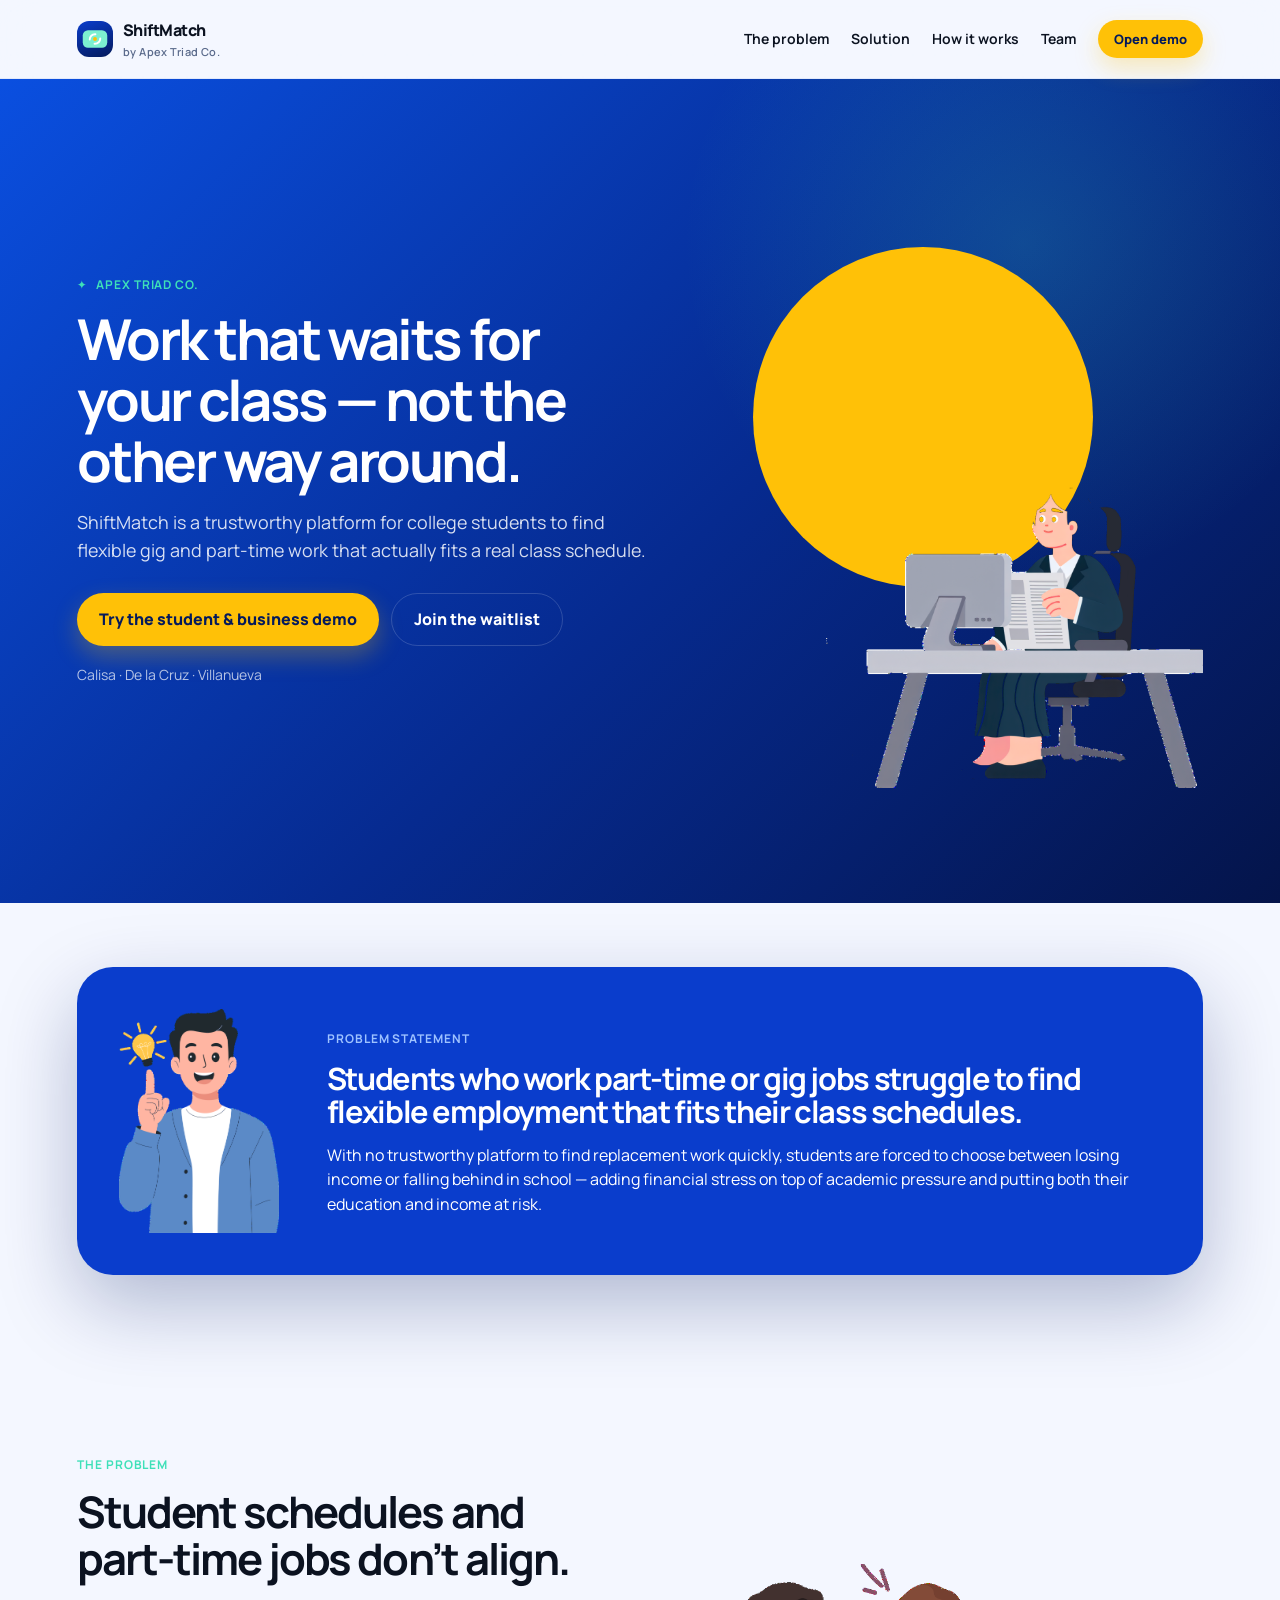
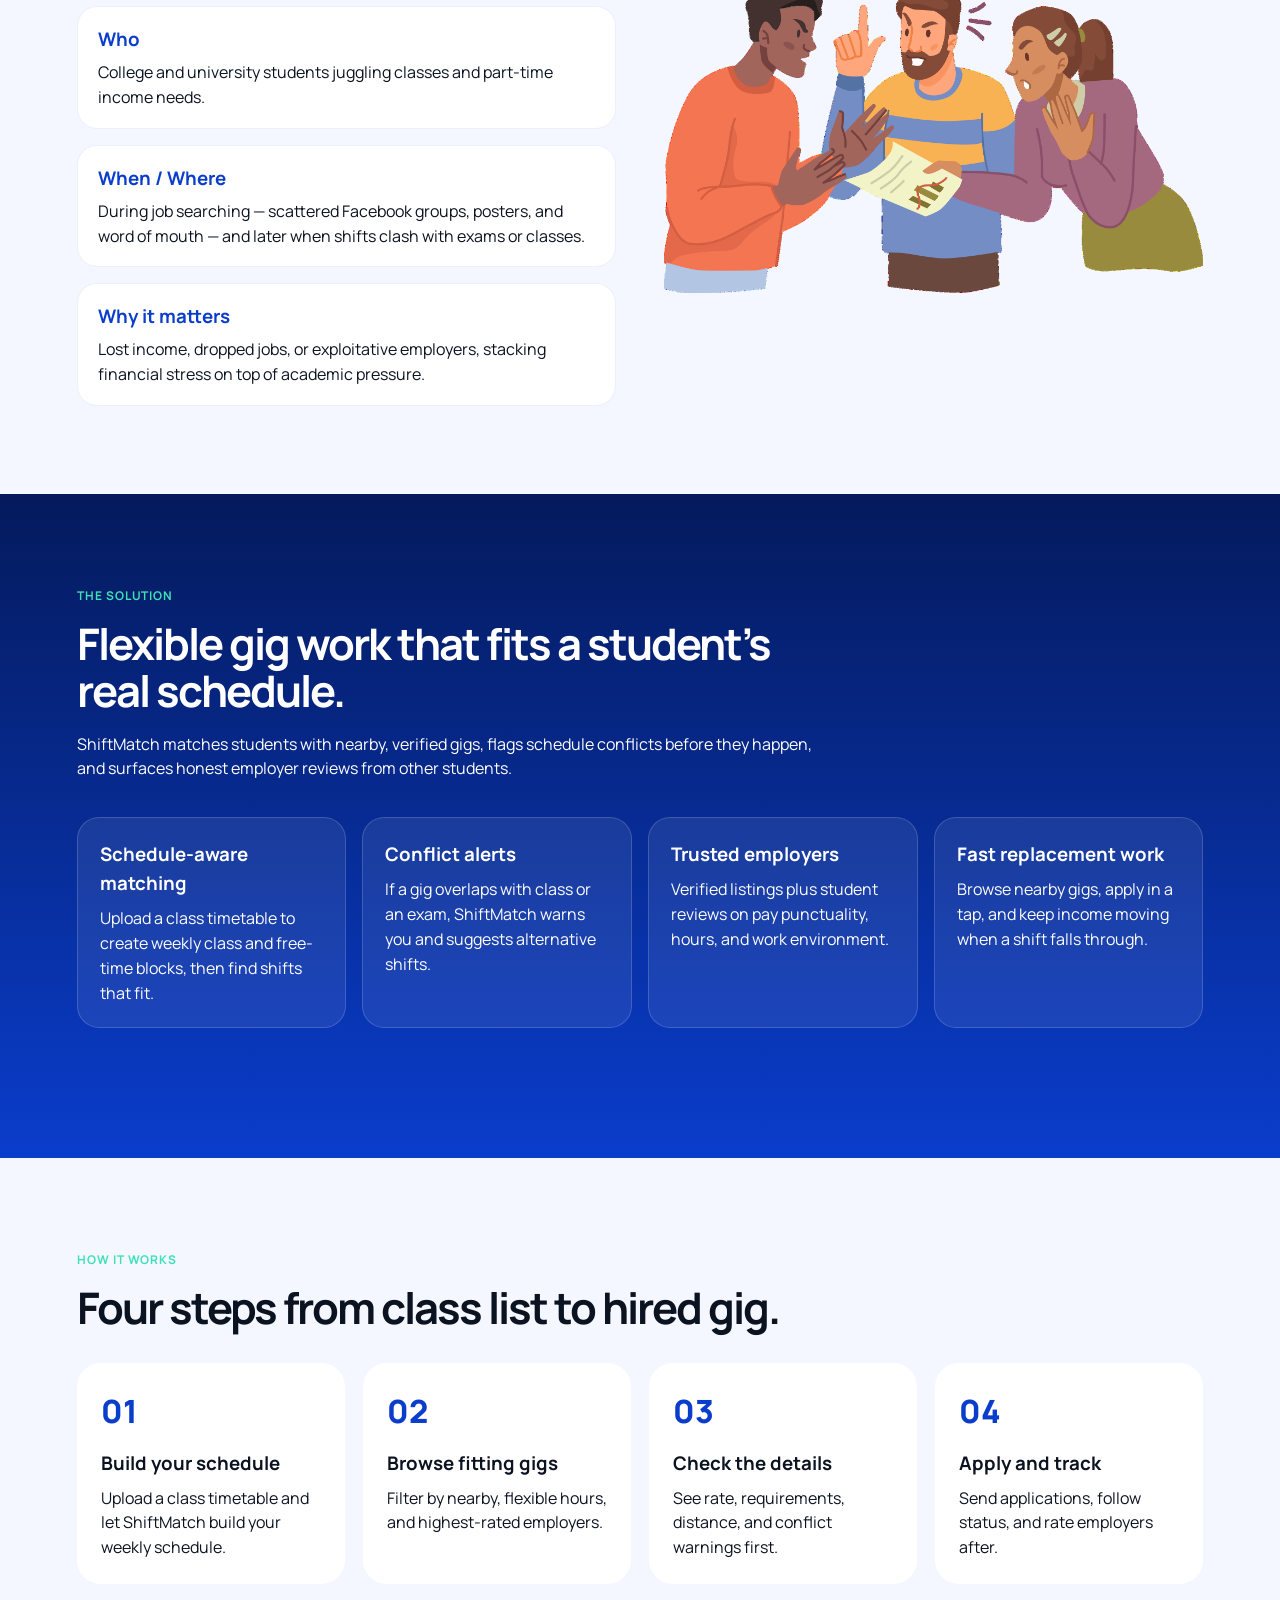
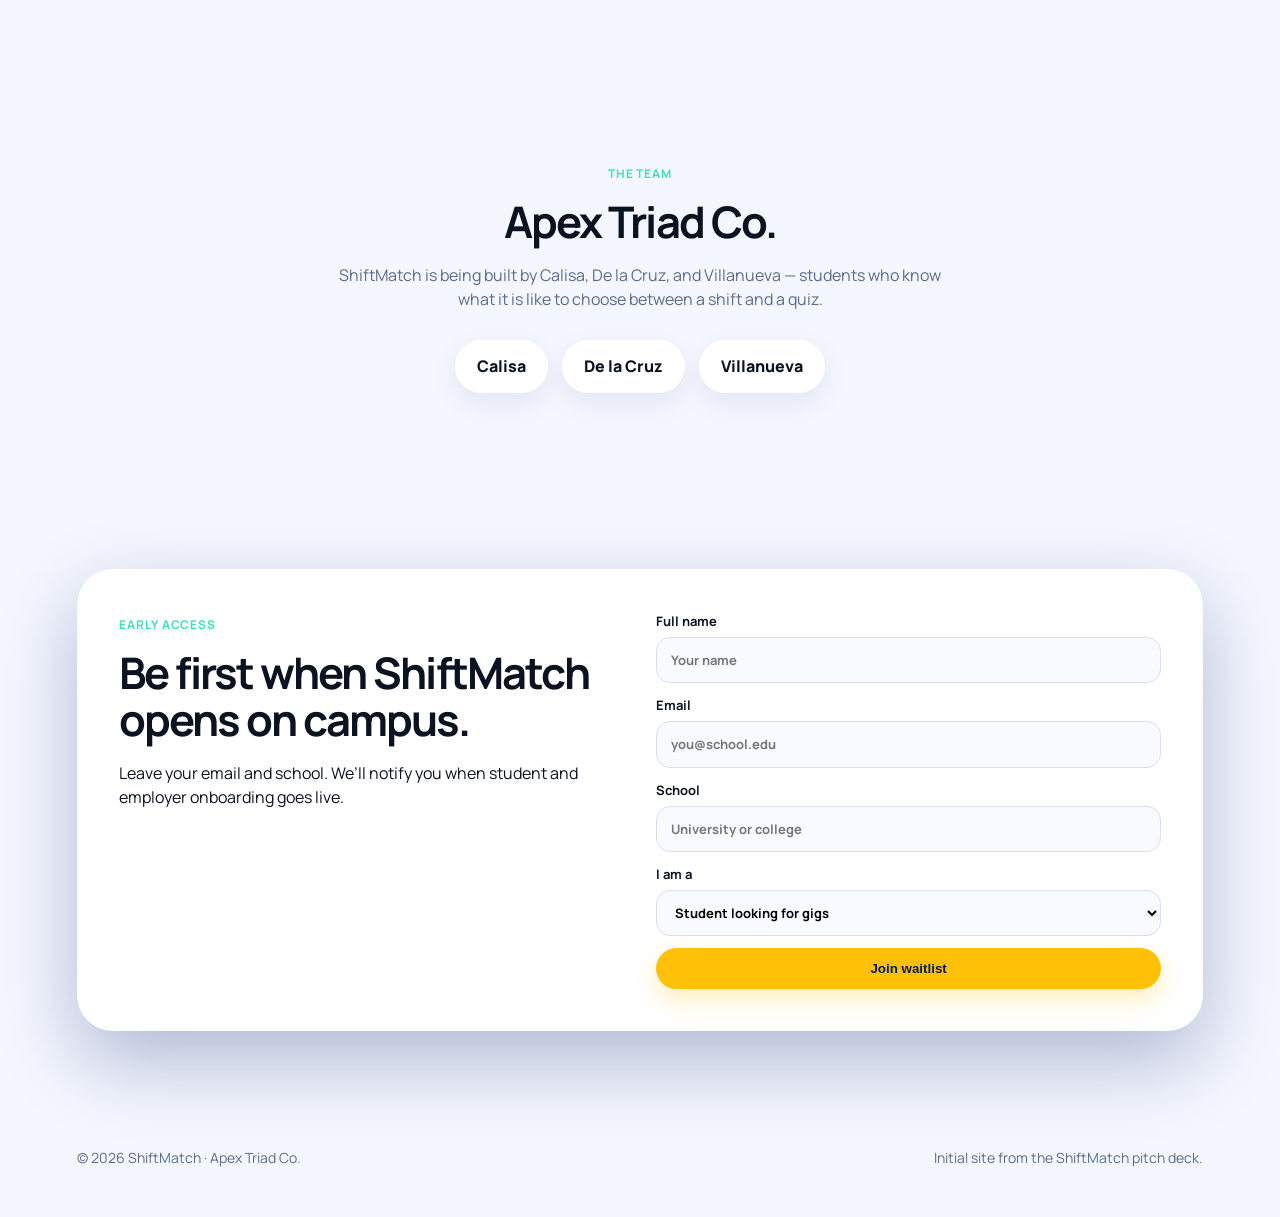
<file: index.html>
<!DOCTYPE html>
<html lang="en">
  <head>
    <meta charset="UTF-8" />
    <meta name="viewport" content="width=device-width, initial-scale=1.0" />
    <title>ShiftMatch — Flexible gigs that fit student schedules</title>
    <meta
      name="description"
      content="ShiftMatch helps college students find trustworthy part-time and gig work that fits around classes — without choosing between income and school."
    />
    <link rel="preconnect" href="https://fonts.googleapis.com" />
    <link rel="preconnect" href="https://fonts.gstatic.com" crossorigin />
    <link
      href="https://fonts.googleapis.com/css2?family=Manrope:wght@400;500;600;700;800&display=swap"
      rel="stylesheet"
    />
    <link rel="stylesheet" href="css/styles.css" />
  </head>
  <body>
    <div class="bg-grid" aria-hidden="true"></div>
    <header class="nav">
      <a class="brand" href="#top">
        <span class="logo" aria-hidden="true">
          <svg viewBox="0 0 32 32" width="28" height="28">
            <rect x="2" y="6" width="28" height="20" rx="6" fill="currentColor" />
            <path
              d="M10 16.5a6 6 0 0 1 6-6h.5M22 15.5a6 6 0 0 1-6 6H15.5"
              stroke="#fff"
              stroke-width="2.2"
              fill="none"
              stroke-linecap="round"
            />
            <circle cx="16" cy="16" r="2.2" fill="#ffc107" />
          </svg>
        </span>
        <span>
          ShiftMatch
          <small>by Apex Triad Co.</small>
        </span>
      </a>
      <nav class="nav-links" id="navLinks">
        <a href="#problem">The problem</a>
        <a href="#solution">Solution</a>
        <a href="#how">How it works</a>
        <a href="#team">Team</a>
        <a class="btn btn-small" href="app.html">Open demo</a>
      </nav>
      <button class="menu-btn" id="menuBtn" aria-label="Open menu">
        <span></span><span></span><span></span>
      </button>
    </header>

    <main id="top">
      <section class="hero">
        <div class="hero-copy">
          <p class="eyebrow">
            <span class="spark">✦</span> Apex Triad Co.
          </p>
          <h1>Work that waits for your class — not the other way around.</h1>
          <p class="lede">
            ShiftMatch is a trustworthy platform for college students to find
            flexible gig and part-time work that actually fits a real class
            schedule.
          </p>
          <div class="hero-actions">
            <a class="btn" href="app.html">Try the student &amp; business demo</a>
            <a class="btn btn-ghost" href="#waitlist">Join the waitlist</a>
          </div>
          <p class="founders">Calisa · De la Cruz · Villanueva</p>
        </div>
        <div class="hero-art">
          <div class="yellow-orb" aria-hidden="true"></div>
          <img
            class="desk-art"
            src="assets/employer.png"
            alt=""
            aria-hidden="true"
          />
        </div>
      </section>

      <section class="statement" id="problem">
        <div class="statement-card">
          <img src="assets/idea.png" alt="" class="idea-art" />
          <div>
            <p class="eyebrow light">Problem statement</p>
            <h2>
              Students who work part-time or gig jobs struggle to find flexible
              employment that fits their class schedules.
            </h2>
            <p>
              With no trustworthy platform to find replacement work quickly,
              students are forced to choose between losing income or falling
              behind in school — adding financial stress on top of academic
              pressure and putting both their education and income at risk.
            </p>
          </div>
        </div>
      </section>

      <section class="split">
        <div>
          <p class="eyebrow">The problem</p>
          <h2>Student schedules and part-time jobs don’t align.</h2>
          <div class="pins">
            <article>
              <h3>Who</h3>
              <p>
                College and university students juggling classes and part-time
                income needs.
              </p>
            </article>
            <article>
              <h3>When / Where</h3>
              <p>
                During job searching — scattered Facebook groups, posters, and
                word of mouth — and later when shifts clash with exams or
                classes.
              </p>
            </article>
            <article>
              <h3>Why it matters</h3>
              <p>
                Lost income, dropped jobs, or exploitative employers, stacking
                financial stress on top of academic pressure.
              </p>
            </article>
          </div>
        </div>
        <img
          class="conflict-art"
          src="assets/conflict.png"
          alt="Illustration of a scheduling conflict between students and an employer"
        />
      </section>

      <section class="solution" id="solution">
        <div class="solution-head">
          <p class="eyebrow">The solution</p>
          <h2>Flexible gig work that fits a student’s real schedule.</h2>
          <p>
            ShiftMatch matches students with nearby, verified gigs, flags
            schedule conflicts before they happen, and surfaces honest
            employer reviews from other students.
          </p>
        </div>
        <div class="feature-grid">
          <article>
            <h3>Schedule-aware matching</h3>
            <p>
              Upload a class timetable to create weekly class and free-time
              blocks, then find shifts that fit.
            </p>
          </article>
          <article>
            <h3>Conflict alerts</h3>
            <p>
              If a gig overlaps with class or an exam, ShiftMatch warns you
              and suggests alternative shifts.
            </p>
          </article>
          <article>
            <h3>Trusted employers</h3>
            <p>
              Verified listings plus student reviews on pay punctuality, hours,
              and work environment.
            </p>
          </article>
          <article>
            <h3>Fast replacement work</h3>
            <p>
              Browse nearby gigs, apply in a tap, and keep income moving when a
              shift falls through.
            </p>
          </article>
        </div>
      </section>

      <section class="how" id="how">
        <p class="eyebrow">How it works</p>
        <h2>Four steps from class list to hired gig.</h2>
        <ol class="steps">
          <li>
            <span>01</span>
            <h3>Build your schedule</h3>
            <p>Upload a class timetable and let ShiftMatch build your weekly schedule.</p>
          </li>
          <li>
            <span>02</span>
            <h3>Browse fitting gigs</h3>
            <p>Filter by nearby, flexible hours, and highest-rated employers.</p>
          </li>
          <li>
            <span>03</span>
            <h3>Check the details</h3>
            <p>See rate, requirements, distance, and conflict warnings first.</p>
          </li>
          <li>
            <span>04</span>
            <h3>Apply and track</h3>
            <p>Send applications, follow status, and rate employers after.</p>
          </li>
        </ol>
      </section>

      <section class="team" id="team">
        <p class="eyebrow">The team</p>
        <h2>Apex Triad Co.</h2>
        <p class="team-lead">
          ShiftMatch is being built by Calisa, De la Cruz, and Villanueva —
          students who know what it is like to choose between a shift and a
          quiz.
        </p>
        <ul class="names">
          <li>Calisa</li>
          <li>De la Cruz</li>
          <li>Villanueva</li>
        </ul>
      </section>

      <section class="waitlist" id="waitlist">
        <div class="waitlist-card">
          <div>
            <p class="eyebrow">Early access</p>
            <h2>Be first when ShiftMatch opens on campus.</h2>
            <p>
              Leave your email and school. We’ll notify you when student and
              employer onboarding goes live.
            </p>
          </div>
          <form id="waitlistForm">
            <label>
              Full name
              <input type="text" name="name" required placeholder="Your name" />
            </label>
            <label>
              Email
              <input type="email" name="email" required placeholder="you@school.edu" />
            </label>
            <label>
              School
              <input type="text" name="school" required placeholder="University or college" />
            </label>
            <label>
              I am a
              <select name="role" required>
                <option value="student">Student looking for gigs</option>
                <option value="employer">Employer hiring students</option>
              </select>
            </label>
            <button class="btn" type="submit">Join waitlist</button>
            <p class="form-note" id="formNote" hidden></p>
          </form>
        </div>
      </section>
    </main>

    <footer class="footer">
      <p>© 2026 ShiftMatch · Apex Triad Co.</p>
      <p>Initial site from the ShiftMatch pitch deck.</p>
    </footer>
    <script src="js/main.js"></script>
  </body>
</html>
</file>
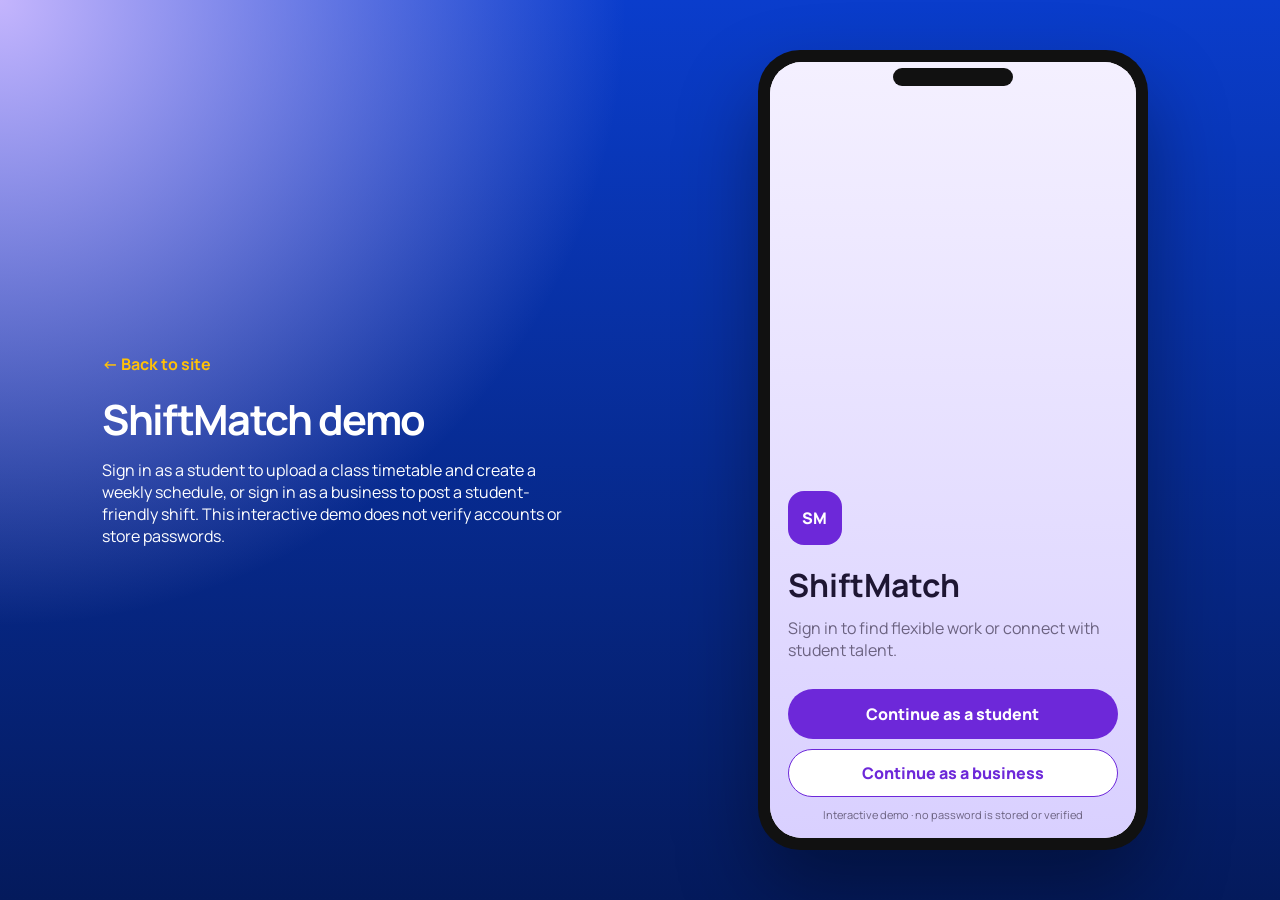
<file: app.html>
<!DOCTYPE html>
<html lang="en">
  <head>
    <meta charset="UTF-8" />
    <meta name="viewport" content="width=device-width, initial-scale=1.0" />
    <title>ShiftMatch Student & Business Demo</title>
    <link rel="preconnect" href="https://fonts.googleapis.com" />
    <link rel="preconnect" href="https://fonts.gstatic.com" crossorigin />
    <link
      href="https://fonts.googleapis.com/css2?family=Manrope:wght@400;500;600;700;800&display=swap"
      rel="stylesheet"
    />
    <link rel="stylesheet" href="css/app.css" />
  </head>
  <body>
    <div class="stage">
      <aside class="stage-copy">
        <a class="back" href="index.html">← Back to site</a>
        <h1>ShiftMatch demo</h1>
        <p>
        Sign in as a student to upload a class timetable and create a weekly
        schedule, or sign in as a business to post a student-friendly shift.
        This interactive demo does not verify accounts or store passwords.
        </p>
      </aside>
      <div class="phone">
        <div class="notch"></div>
        <div id="screen" class="screen"></div>
      </div>
    </div>
    <script src="js/app.js"></script>
  </body>
</html>
</file>
<file: css/styles.css>
:root {
  --blue: #0a3dcc;
  --blue-deep: #062a8f;
  --navy: #041a5c;
  --ink: #0b1220;
  --gold: #ffc107;
  --mint: #3ee0b8;
  --paper: #f4f7ff;
  --white: #ffffff;
  --muted: #5b6b8c;
  --line: rgba(255, 255, 255, 0.16);
  --shadow: 0 30px 80px rgba(4, 26, 92, 0.28);
  --radius: 28px;
}

* {
  box-sizing: border-box;
  margin: 0;
  padding: 0;
}

html {
  scroll-behavior: smooth;
}

body {
  font-family: Manrope, system-ui, sans-serif;
  color: var(--ink);
  background: var(--paper);
  line-height: 1.55;
}

img {
  max-width: 100%;
  display: block;
}

a {
  color: inherit;
  text-decoration: none;
}

.bg-grid {
  position: fixed;
  inset: 0;
  pointer-events: none;
  background-image: radial-gradient(rgba(10, 61, 204, 0.06) 1px, transparent 1px);
  background-size: 22px 22px;
  z-index: 0;
}

.nav,
main,
.footer {
  position: relative;
  z-index: 1;
}

.nav {
  display: flex;
  align-items: center;
  justify-content: space-between;
  padding: 18px 6vw;
  position: sticky;
  top: 0;
  backdrop-filter: blur(16px);
  background: rgba(244, 247, 255, 0.84);
  border-bottom: 1px solid rgba(10, 61, 204, 0.08);
  z-index: 10;
}

.brand {
  display: flex;
  align-items: center;
  gap: 10px;
  font-weight: 800;
  letter-spacing: -0.03em;
}

.brand small {
  display: block;
  font-size: 11px;
  font-weight: 600;
  color: var(--muted);
  letter-spacing: 0.04em;
}

.logo {
  width: 36px;
  height: 36px;
  border-radius: 12px;
  background: linear-gradient(160deg, var(--blue), var(--navy));
  color: #7cf0d0;
  display: grid;
  place-items: center;
}

.nav-links {
  display: flex;
  align-items: center;
  gap: 22px;
  font-weight: 650;
  font-size: 14px;
}

.menu-btn {
  display: none;
  width: 42px;
  height: 42px;
  border: 0;
  background: var(--white);
  border-radius: 12px;
  flex-direction: column;
  justify-content: center;
  gap: 5px;
  padding: 10px;
}

.menu-btn span {
  height: 2px;
  background: var(--navy);
  display: block;
}

.btn {
  display: inline-flex;
  align-items: center;
  justify-content: center;
  background: var(--gold);
  color: var(--navy);
  font-weight: 800;
  border: 0;
  border-radius: 999px;
  padding: 13px 22px;
  cursor: pointer;
  box-shadow: 0 10px 24px rgba(255, 193, 7, 0.28);
}

.btn-small {
  padding: 9px 16px;
  font-size: 13px;
}

.btn-ghost {
  background: transparent;
  color: var(--white);
  border: 1px solid var(--line);
  box-shadow: none;
}

.hero {
  min-height: calc(100vh - 76px);
  display: grid;
  grid-template-columns: 1.05fr 0.95fr;
  gap: 24px;
  padding: 36px 6vw 56px;
  background:
    radial-gradient(circle at 80% 20%, rgba(62, 224, 184, 0.18), transparent 28%),
    linear-gradient(135deg, #0a4fe0 0%, #062a8f 55%, #04144a 100%);
  color: var(--white);
  overflow: hidden;
}

.hero-copy {
  display: flex;
  flex-direction: column;
  justify-content: center;
  max-width: 640px;
}

.eyebrow {
  display: inline-flex;
  align-items: center;
  gap: 8px;
  font-weight: 700;
  letter-spacing: 0.08em;
  text-transform: uppercase;
  font-size: 12px;
  color: var(--mint);
  margin-bottom: 14px;
}

.eyebrow.light {
  color: #9ec2ff;
}

.spark {
  color: var(--mint);
}

h1,
h2 {
  letter-spacing: -0.045em;
  line-height: 1.08;
}

h1 {
  font-size: clamp(2.4rem, 4.4vw, 4.4rem);
  margin-bottom: 18px;
}

.lede {
  font-size: 1.12rem;
  color: rgba(255, 255, 255, 0.84);
  max-width: 52ch;
}

.hero-actions {
  display: flex;
  gap: 12px;
  flex-wrap: wrap;
  margin: 28px 0 18px;
}

.founders {
  color: rgba(255, 255, 255, 0.7);
  font-size: 14px;
}

.hero-art {
  position: relative;
  min-height: 520px;
}

.yellow-orb {
  position: absolute;
  width: 340px;
  height: 340px;
  border-radius: 50%;
  background: var(--gold);
  left: 14%;
  top: 18%;
}

.desk-art {
  position: absolute;
  width: 72%;
  right: 0;
  bottom: 8%;
  z-index: 3;
}

.statement,
.split,
.solution,
.how,
.team,
.waitlist {
  padding: 88px 6vw;
}

.statement {
  padding-top: 64px;
}

.statement-card {
  display: grid;
  grid-template-columns: 180px 1fr;
  gap: 28px;
  align-items: center;
  background: #0a3dcc;
  color: white;
  border-radius: 36px;
  padding: 42px;
  box-shadow: var(--shadow);
}

.idea-art {
  width: 160px;
}

.statement-card h2 {
  font-size: clamp(1.5rem, 2.4vw, 2.2rem);
  margin-bottom: 14px;
}

.split {
  display: grid;
  grid-template-columns: 1fr 1fr;
  gap: 48px;
  align-items: center;
}

.split h2,
.solution h2,
.how h2,
.team h2,
.waitlist h2 {
  font-size: clamp(2rem, 3.4vw, 3.3rem);
  margin-bottom: 18px;
}

.pins {
  display: grid;
  gap: 16px;
  margin-top: 24px;
}

.pins article {
  background: white;
  border-radius: 20px;
  padding: 18px 20px;
  border: 1px solid rgba(10, 61, 204, 0.08);
}

.pins h3 {
  color: var(--blue);
  margin-bottom: 6px;
}

.conflict-art {
  width: 100%;
}

.solution {
  background: linear-gradient(180deg, #041a5c, #0a3dcc);
  color: white;
}

.solution-head {
  max-width: 760px;
}

.feature-grid {
  display: grid;
  grid-template-columns: repeat(4, 1fr);
  gap: 16px;
  margin: 36px 0 42px;
}

.feature-grid article {
  background: rgba(255, 255, 255, 0.08);
  border: 1px solid var(--line);
  border-radius: 22px;
  padding: 22px;
}

.feature-grid h3 {
  margin-bottom: 8px;
}

.steps {
  list-style: none;
  display: grid;
  grid-template-columns: repeat(4, 1fr);
  gap: 18px;
  margin-top: 32px;
}

.steps li {
  background: white;
  border-radius: 24px;
  padding: 24px;
  min-height: 220px;
}

.steps span {
  font-size: 2rem;
  font-weight: 800;
  color: var(--blue);
}

.steps h3 {
  margin: 12px 0 8px;
}

.team {
  text-align: center;
}

.team-lead {
  max-width: 640px;
  margin: 0 auto 28px;
  color: var(--muted);
}

.names {
  list-style: none;
  display: flex;
  justify-content: center;
  gap: 14px;
  flex-wrap: wrap;
}

.names li {
  background: white;
  padding: 14px 22px;
  border-radius: 999px;
  font-weight: 800;
  box-shadow: 0 10px 30px rgba(4, 26, 92, 0.08);
}

.waitlist-card {
  display: grid;
  grid-template-columns: 1fr 1fr;
  gap: 32px;
  background: white;
  border-radius: 36px;
  padding: 42px;
  box-shadow: var(--shadow);
}

form {
  display: grid;
  gap: 12px;
}

label {
  display: grid;
  gap: 6px;
  font-size: 13px;
  font-weight: 700;
}

input,
select {
  border: 1px solid #d7def0;
  border-radius: 14px;
  padding: 12px 14px;
  font: inherit;
  background: #f8faff;
}

.form-note {
  color: #0a7a52;
  font-weight: 700;
}

.footer {
  padding: 28px 6vw 48px;
  color: var(--muted);
  display: flex;
  justify-content: space-between;
  gap: 12px;
  flex-wrap: wrap;
  font-size: 14px;
}

@media (max-width: 980px) {
  .hero,
  .split,
  .feature-grid,
  .steps,
  .waitlist-card,
  .statement-card {
    grid-template-columns: 1fr;
  }

  .nav-links {
    display: none;
    position: absolute;
    top: 72px;
    right: 6vw;
    background: white;
    flex-direction: column;
    padding: 16px;
    border-radius: 16px;
    box-shadow: var(--shadow);
    align-items: flex-start;
  }

  .nav-links.open {
    display: flex;
  }

  .menu-btn {
    display: flex;
  }

  .hero {
    min-height: auto;
  }

  .hero-art {
    min-height: 420px;
  }

  .desk-art {
    width: min(76%, 420px);
    right: 8%;
  }
}
</file>
<file: css/app.css>
:root {
  --purple: #6d28d9;
  --purple-2: #7c3aed;
  --bg: #f6f3ff;
  --ink: #1e1633;
  --muted: #6b6280;
  --green: #16a34a;
  --red: #e11d48;
}

* {
  box-sizing: border-box;
  margin: 0;
  padding: 0;
}

body {
  font-family: Manrope, system-ui, sans-serif;
  background:
    radial-gradient(circle at 0% 0%, #c4b5fd, transparent 40%),
    linear-gradient(180deg, #0a3dcc, #041a5c);
  min-height: 100vh;
  color: var(--ink);
}

.stage {
  min-height: 100vh;
  display: grid;
  grid-template-columns: 1fr 420px;
  gap: 40px;
  align-items: center;
  padding: 40px 8vw;
}

.stage-copy {
  color: white;
  max-width: 460px;
}

.stage-copy h1 {
  font-size: 2.6rem;
  letter-spacing: -0.04em;
  margin: 16px 0 12px;
}

.back {
  color: #ffc107;
  font-weight: 700;
  text-decoration: none;
}

.phone {
  width: 390px;
  height: 800px;
  background: #111;
  border-radius: 42px;
  padding: 12px;
  box-shadow: 0 40px 80px rgba(0, 0, 0, 0.35);
  position: relative;
}

.notch {
  position: absolute;
  top: 18px;
  left: 50%;
  transform: translateX(-50%);
  width: 120px;
  height: 18px;
  background: #111;
  border-radius: 20px;
  z-index: 2;
}

.screen {
  background: var(--bg);
  height: 100%;
  border-radius: 32px;
  overflow: hidden;
  display: flex;
  flex-direction: column;
}

.view {
  flex: 1;
  overflow: auto;
  padding: 28px 18px 16px;
}

.welcome {
  background: linear-gradient(180deg, #f4f0ff, #d9d0ff);
  display: flex;
  flex-direction: column;
  justify-content: flex-end;
  gap: 10px;
}

.logo-mark {
  width: 54px;
  height: 54px;
  border-radius: 16px;
  background: var(--purple);
  color: white;
  display: grid;
  place-items: center;
  font-weight: 800;
  margin-bottom: 8px;
}

.welcome h2 {
  font-size: 2rem;
}

.welcome .secondary-action {
  width: 100%;
  border: 1px solid var(--purple);
  border-radius: 999px;
  padding: 12px;
  background: white;
  color: var(--purple);
  font: inherit;
  font-weight: 800;
  cursor: pointer;
}

.sub {
  color: var(--muted);
  margin-bottom: 18px;
}

.demo-note,
.file-help,
.schedule-caption {
  color: var(--muted);
  font-size: 11px;
}

.demo-note {
  text-align: center;
}

.auth-view {
  justify-content: flex-start;
}

.back-button {
  width: auto;
  padding: 0 0 10px;
  text-align: left;
}

.auth-form,
.upload-form,
.business-form {
  display: grid;
  gap: 10px;
  margin: 12px 0;
}

.auth-form label,
.upload-form label,
.business-form label {
  display: grid;
  gap: 5px;
  color: var(--ink);
  font-size: 12px;
  font-weight: 700;
}

.auth-form input,
.upload-form input,
.business-form input,
.business-form select,
.category-select select,
.portfolio-form input,
.portfolio-form textarea {
  width: 100%;
  border: 1px solid #ddd6fe;
  border-radius: 12px;
  padding: 10px 12px;
  background: white;
  color: var(--ink);
  font: inherit;
}

.business-form select,
.category-select select {
  padding: 10px 12px;
}

.portfolio-form textarea {
  resize: vertical;
}

.category-select {
  display: grid;
  gap: 5px;
  margin-bottom: 12px;
  color: var(--muted);
  font-size: 11px;
  font-weight: 700;
}

.upload-form input[type="file"] {
  padding: 8px;
  font-size: 11px;
}

.form-message {
  color: var(--red);
  font-size: 12px;
  font-weight: 700;
}

.file-help {
  line-height: 1.45;
}

.primary,
.ghost,
.chip,
.tab {
  border: 0;
  cursor: pointer;
  font: inherit;
}

.primary {
  width: 100%;
  background: var(--purple);
  color: white;
  border-radius: 999px;
  padding: 14px;
  font-weight: 800;
}

.ghost {
  width: 100%;
  background: transparent;
  color: var(--purple);
  padding: 12px;
  font-weight: 800;
}

.top {
  display: flex;
  justify-content: space-between;
  align-items: flex-start;
  gap: 12px;
  margin-bottom: 14px;
}

.banner {
  background: white;
  border-radius: 22px;
  padding: 16px;
  margin-bottom: 16px;
}

.quick {
  display: grid;
  grid-template-columns: repeat(2, minmax(0, 1fr));
  gap: 8px;
  margin: 12px 0 18px;
}

.quick button {
  background: white;
  border: 0;
  border-radius: 16px;
  padding: 10px 6px;
  font-size: 11px;
  font-weight: 700;
}

.gig {
  background: white;
  border-radius: 18px;
  padding: 12px;
  display: grid;
  grid-template-columns: 64px 1fr;
  gap: 10px;
  margin-bottom: 10px;
  text-align: left;
  width: 100%;
  border: 0;
  cursor: pointer;
}

.thumb {
  width: 64px;
  height: 64px;
  border-radius: 14px;
  background: #ddd6fe;
  display: grid;
  place-items: center;
  font-size: 22px;
}

.muted {
  color: var(--muted);
  font-size: 12px;
}

.row {
  display: flex;
  gap: 6px;
  flex-wrap: wrap;
  margin-top: 6px;
}

.pill {
  font-size: 11px;
  background: #efe9ff;
  color: var(--purple);
  border-radius: 999px;
  padding: 3px 8px;
  font-weight: 700;
}

.pill.ok {
  background: #dcfce7;
  color: var(--green);
}

.verification-pending {
  background: #fef3c7;
  color: #92400e;
}

.verification-verified {
  background: #dcfce7;
  color: #166534;
}

.verification-needs-updates,
.verification-unverified {
  background: #ffe4e6;
  color: #9f1239;
}

[hidden] {
  display: none !important;
}

.search {
  width: 100%;
  border: 0;
  background: white;
  border-radius: 14px;
  padding: 12px;
  margin-bottom: 12px;
  font: inherit;
}

.filters {
  display: flex;
  gap: 8px;
  margin-bottom: 12px;
}

.chip {
  background: white;
  border-radius: 999px;
  padding: 8px 12px;
  font-size: 12px;
  font-weight: 700;
}

.chip.active {
  background: var(--purple);
  color: white;
}

.hero-job {
  height: 140px;
  border-radius: 18px;
  background: linear-gradient(160deg, #c4b5fd, #7c3aed);
  margin-bottom: 14px;
}

.price {
  color: var(--green);
  font-weight: 800;
}

.nav-bar {
  display: grid;
  grid-template-columns: repeat(4, 1fr);
  background: white;
  border-top: 1px solid #eee;
  padding: 8px 0 14px;
}

.tab {
  background: transparent;
  color: var(--muted);
  font-size: 11px;
  font-weight: 700;
}

.tab.active {
  color: var(--purple);
}

.day {
  display: flex;
  justify-content: space-between;
  background: white;
  border-radius: 12px;
  padding: 10px 12px;
  margin-bottom: 8px;
  font-size: 13px;
}

.class-time {
  border-left: 3px solid var(--purple);
}

.free-time {
  border-left: 3px solid var(--green);
  background: #f0fdf4;
}

.schedule-list {
  margin-top: 14px;
}

.schedule-caption {
  margin-top: 8px;
}

.section-title {
  margin: 18px 0 8px;
}

.business-gig {
  margin: 8px 0;
  padding: 12px;
  border-radius: 16px;
  background: white;
}

.business-metrics {
  display: grid;
  grid-template-columns: repeat(3, minmax(0, 1fr));
  gap: 8px;
  margin: 14px 0;
}

.business-metrics article {
  display: grid;
  gap: 2px;
  padding: 12px 8px;
  border-radius: 16px;
  background: white;
  text-align: center;
}

.business-metrics strong {
  color: var(--purple);
  font-size: 1.35rem;
}

.business-metrics span {
  color: var(--muted);
  font-size: 10px;
}

.dashboard-actions {
  display: grid;
  gap: 8px;
  margin-bottom: 18px;
}

.dashboard-action {
  display: grid;
  grid-template-columns: 38px 1fr;
  align-items: center;
  column-gap: 10px;
  padding: 12px;
  border: 0;
  border-radius: 16px;
  background: white;
  color: var(--ink);
  text-align: left;
  cursor: pointer;
  font: inherit;
}

.dashboard-action > span {
  grid-row: span 2;
  display: grid;
  place-items: center;
  width: 38px;
  height: 38px;
  border-radius: 12px;
  background: #efe9ff;
  color: var(--purple);
  font-size: 20px;
}

.dashboard-action small {
  color: var(--muted);
}

.dashboard-signout {
  padding: 6px 10px;
  border: 0;
  border-radius: 999px;
  background: white;
  color: var(--purple);
  font: inherit;
  font-size: 11px;
  font-weight: 800;
  cursor: pointer;
}

.section-heading,
.application-card-head {
  display: flex;
  align-items: center;
  justify-content: space-between;
  gap: 8px;
}

.application-card,
.applicant-card,
.location-card {
  margin: 10px 0;
  padding: 14px;
  border-radius: 18px;
  background: white;
}

.application-card > p,
.applicant-card > p {
  margin-top: 6px;
}

.applicant-actions {
  display: flex;
  gap: 8px;
  margin-top: 12px;
}

.accept-action,
.decline-action {
  flex: 1;
  padding: 9px 12px;
  border: 0;
  border-radius: 999px;
  font: inherit;
  font-size: 12px;
  font-weight: 800;
  cursor: pointer;
}

.accept-action {
  background: #dcfce7;
  color: #166534;
}

.decline-action {
  background: #ffe4e6;
  color: #9f1239;
}

.text-action,
.map-link {
  border: 0;
  background: transparent;
  color: var(--purple);
  font: inherit;
  font-size: 12px;
  font-weight: 800;
  text-decoration: none;
  cursor: pointer;
}

.location-card {
  display: grid;
  grid-template-columns: 38px 1fr;
  gap: 10px;
  align-items: start;
}

.location-pin {
  display: grid;
  place-items: center;
  width: 38px;
  height: 38px;
  border-radius: 12px;
  background: #efe9ff;
  color: var(--purple);
  font-size: 24px;
}

.location-copy {
  min-width: 0;
}

.location-copy p {
  margin: 4px 0;
  overflow-wrap: anywhere;
}

.detail-map-link {
  display: inline-block;
  margin: 4px 0 10px;
}

.success-message {
  margin: 12px 0;
  padding: 10px;
  border-radius: 12px;
  background: #dcfce7;
  color: #166534;
  font-size: 12px;
  font-weight: 700;
}

.status.declined {
  background: #ffe4e6;
  color: #9f1239;
}

.verification-card,
.portfolio-section,
.empty-state {
  background: white;
  border-radius: 18px;
  padding: 14px;
  margin: 12px 0;
}

.verification-card h3 {
  margin-bottom: 6px;
}

.verification-summary {
  display: flex;
  align-items: center;
  justify-content: space-between;
  gap: 8px;
  margin: 12px 0 6px;
}

.documents-form,
.portfolio-form {
  display: grid;
  gap: 10px;
  margin: 12px 0;
}

.documents-form label,
.portfolio-form label {
  display: grid;
  gap: 5px;
  color: var(--ink);
  font-size: 12px;
  font-weight: 700;
}

.documents-form input[type="file"] {
  width: 100%;
  border: 1px solid #ddd6fe;
  border-radius: 12px;
  padding: 8px;
  background: white;
  font: inherit;
  font-size: 11px;
}

.share-toggle {
  grid-template-columns: auto 1fr !important;
  align-items: center;
}

.share-toggle input {
  width: 18px !important;
  height: 18px;
  accent-color: var(--purple);
}

.portfolio-link {
  margin-top: 14px;
}

.portfolio-card {
  display: grid;
  grid-template-columns: 44px 1fr auto;
  gap: 10px;
  align-items: center;
  width: 100%;
  padding: 12px;
  margin: 8px 0;
  border: 0;
  border-radius: 16px;
  background: white;
  color: var(--ink);
  text-align: left;
  font: inherit;
  cursor: pointer;
}

.portfolio-card > span:nth-child(2) {
  min-width: 0;
}

.portfolio-subtitle {
  display: block;
  overflow-wrap: anywhere;
}

.small-avatar {
  width: 42px;
  height: 42px;
  margin: 0;
  font-size: 14px;
}

.portfolio-arrow {
  color: var(--purple);
  font-size: 11px;
  font-weight: 800;
}

.portfolio-section h3 {
  margin-bottom: 6px;
}

.portfolio-section p,
.portfolio-contact {
  overflow-wrap: anywhere;
}

.empty-state {
  color: var(--muted);
}

.alert {
  background: #ffe4e6;
  color: #9f1239;
  border-radius: 16px;
  padding: 14px;
  margin-top: 12px;
}

.alert button {
  margin-top: 8px;
  background: white;
  border: 0;
  border-radius: 999px;
  padding: 8px 12px;
  font-weight: 800;
  color: var(--red);
}

.stars {
  font-size: 1.6rem;
  font-weight: 800;
}

.bar {
  height: 8px;
  background: #ece7ff;
  border-radius: 99px;
  overflow: hidden;
  margin: 8px 0 12px;
}

.bar span {
  display: block;
  height: 100%;
  background: #22c55e;
}

.review {
  background: white;
  border-radius: 16px;
  padding: 12px;
  margin-bottom: 8px;
}

.status {
  font-size: 11px;
  font-weight: 800;
  padding: 4px 8px;
  border-radius: 999px;
}

.pending {
  background: #fef3c7;
  color: #b45309;
}

.accepted {
  background: #dcfce7;
  color: #15803d;
}

.profile-head {
  text-align: center;
  padding: 12px 0 18px;
}

.avatar {
  width: 74px;
  height: 74px;
  margin: 0 auto 10px;
  border-radius: 50%;
  background: #ddd6fe;
  display: grid;
  place-items: center;
  font-weight: 800;
  font-size: 22px;
}

.stats {
  display: grid;
  grid-template-columns: repeat(3, 1fr);
  gap: 8px;
  margin: 14px 0;
}

.stats div {
  background: white;
  border-radius: 14px;
  padding: 10px;
}

.menu a,
.menu button {
  width: 100%;
  text-align: left;
  background: white;
  border: 0;
  border-radius: 14px;
  padding: 14px;
  margin-bottom: 8px;
  font: inherit;
  font-weight: 700;
}

@media (max-width: 900px) {
  .stage {
    grid-template-columns: 1fr;
    justify-items: center;
    padding: 24px 16px 40px;
  }

  .stage-copy {
    text-align: center;
  }

  .phone {
    width: min(390px, 100%);
    height: 740px;
  }
}
</file>
